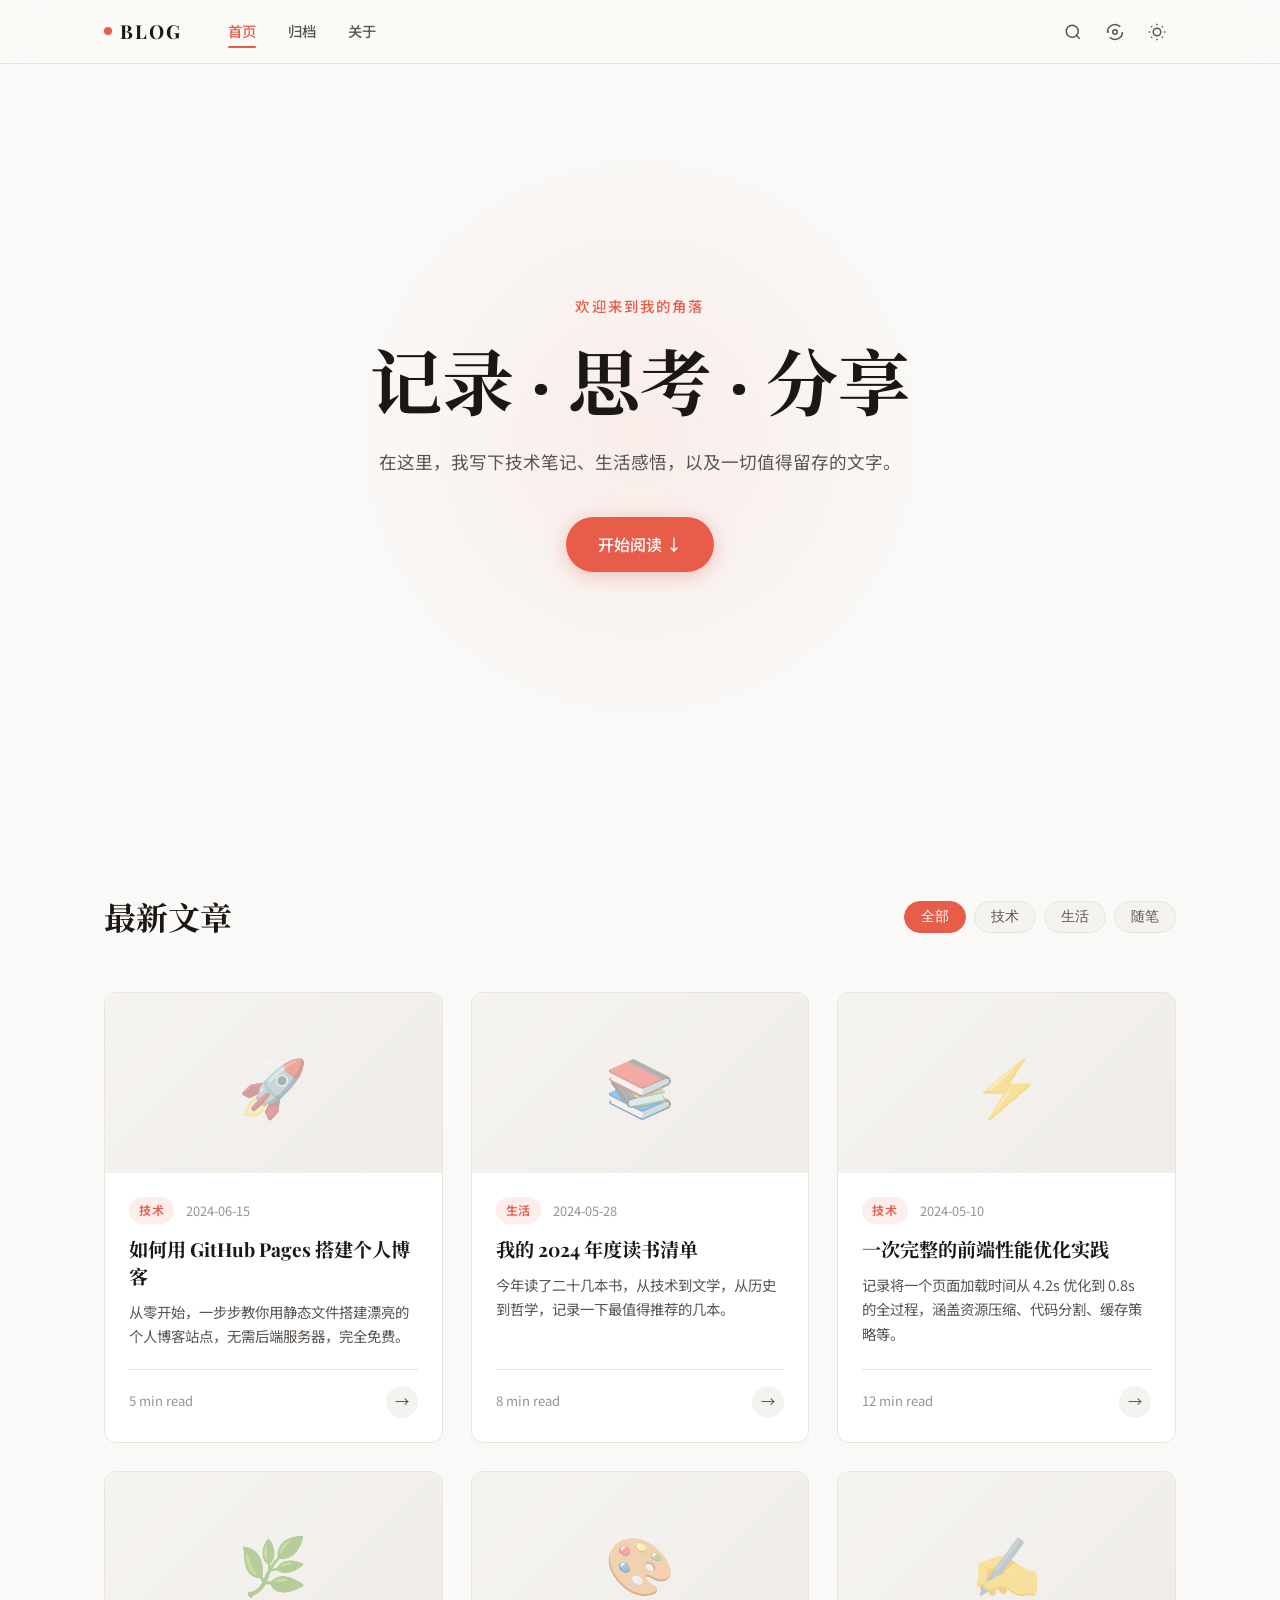
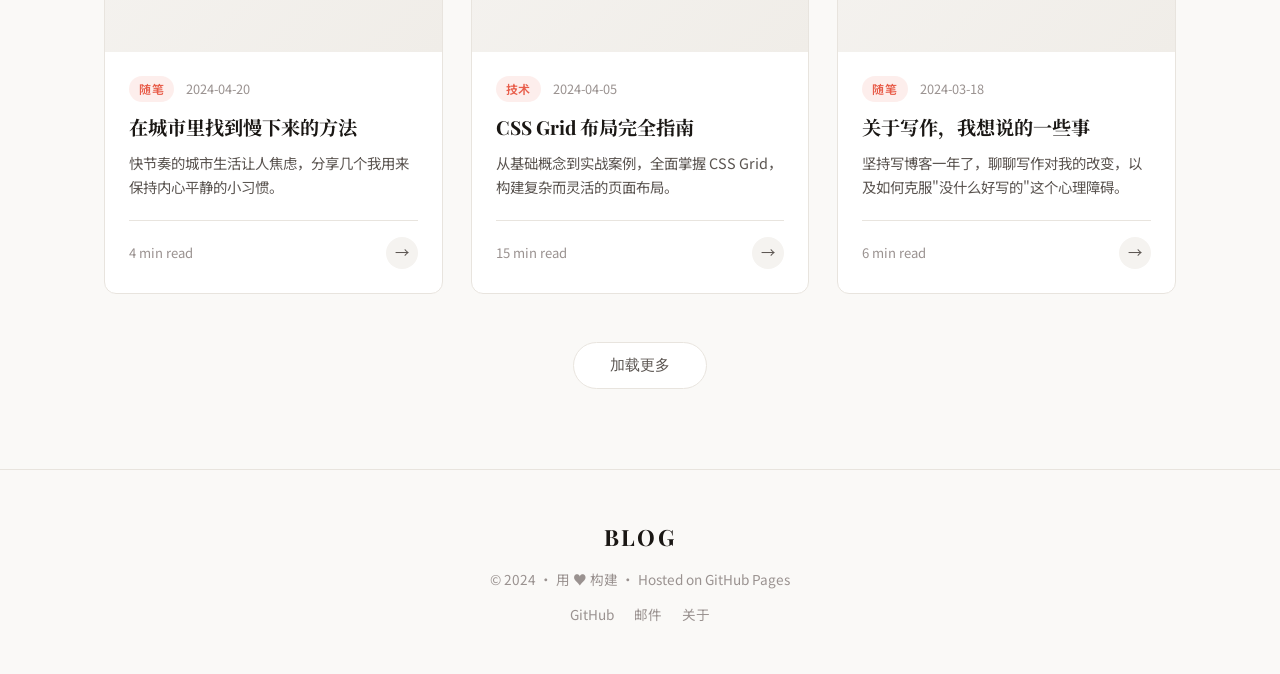
<file: index.html>
<!DOCTYPE html>
<html lang="zh-CN" data-theme="light">
<head>
  <meta charset="UTF-8" />
  <meta name="viewport" content="width=device-width, initial-scale=1.0" />
  <title>我的博客 · My Blog</title>
  <link rel="stylesheet" href="assets/css/main.css" />
  <link rel="stylesheet" href="assets/css/animations.css" />
  <link rel="preconnect" href="https://fonts.googleapis.com" />
  <link href="https://fonts.googleapis.com/css2?family=Noto+Serif+SC:wght@400;600;700&family=Noto+Sans+SC:wght@300;400;500&family=Playfair+Display:ital,wght@0,700;1,400&display=swap" rel="stylesheet" />
</head>
<body>

  <!-- 点击粒子特效 canvas -->
  <canvas id="click-canvas"></canvas>

  <!-- 自定义背景 -->
  <div class="bg-layer" id="bgLayer"></div>

  <!-- ========== 导航栏 ========== -->
  <header class="navbar" id="navbar">
    <div class="nav-inner">
      <a class="nav-logo" href="index.html">
        <span class="logo-dot"></span>
        <span class="logo-text">BLOG</span>
      </a>
      <nav class="nav-links">
        <a href="index.html" class="nav-link active">首页</a>
        <a href="archive.html" class="nav-link">归档</a>
        <a href="about.html" class="nav-link">关于</a>
      </nav>
      <div class="nav-actions">
        <!-- 搜索 -->
        <button class="icon-btn" id="searchBtn" title="搜索">
          <svg viewBox="0 0 24 24" fill="none" stroke="currentColor" stroke-width="2"><circle cx="11" cy="11" r="8"/><line x1="21" y1="21" x2="16.65" y2="16.65"/></svg>
        </button>
        <!-- 背景设置 -->
        <button class="icon-btn" id="bgBtn" title="背景设置">
          <svg viewBox="0 0 24 24" fill="none" stroke="currentColor" stroke-width="2"><circle cx="12" cy="12" r="3"/><path d="M19.07 4.93A10 10 0 0 0 2 12h2"/><path d="M21.93 12A10 10 0 0 1 4.93 19.07"/></svg>
        </button>
        <!-- 日夜切换 -->
        <button class="icon-btn theme-toggle" id="themeToggle" title="切换主题">
          <svg class="sun-icon" viewBox="0 0 24 24" fill="none" stroke="currentColor" stroke-width="2"><circle cx="12" cy="12" r="5"/><line x1="12" y1="1" x2="12" y2="3"/><line x1="12" y1="21" x2="12" y2="23"/><line x1="4.22" y1="4.22" x2="5.64" y2="5.64"/><line x1="18.36" y1="18.36" x2="19.78" y2="19.78"/><line x1="1" y1="12" x2="3" y2="12"/><line x1="21" y1="12" x2="23" y2="12"/><line x1="4.22" y1="19.78" x2="5.64" y2="18.36"/><line x1="18.36" y1="5.64" x2="19.78" y2="4.22"/></svg>
          <svg class="moon-icon" viewBox="0 0 24 24" fill="none" stroke="currentColor" stroke-width="2"><path d="M21 12.79A9 9 0 1 1 11.21 3 7 7 0 0 0 21 12.79z"/></svg>
        </button>
        <!-- 汉堡菜单 -->
        <button class="hamburger" id="hamburger">
          <span></span><span></span><span></span>
        </button>
      </div>
    </div>
    <!-- 移动端菜单 -->
    <div class="mobile-menu" id="mobileMenu">
      <a href="index.html">首页</a>
      <a href="archive.html">归档</a>
      <a href="about.html">关于</a>
    </div>
  </header>

  <!-- 搜索覆盖层 -->
  <div class="search-overlay" id="searchOverlay">
    <div class="search-box">
      <input type="text" id="searchInput" placeholder="搜索文章…" autocomplete="off" />
      <button id="searchClose">✕</button>
    </div>
    <div class="search-results" id="searchResults"></div>
  </div>

  <!-- 背景设置面板 -->
  <div class="bg-panel" id="bgPanel">
    <h3>背景设置</h3>
    <div class="bg-options">
      <button class="bg-opt" data-bg="default" title="默认">默认</button>
      <button class="bg-opt" data-bg="aurora" title="极光">极光</button>
      <button class="bg-opt" data-bg="dots" title="点阵">点阵</button>
      <button class="bg-opt" data-bg="waves" title="波浪">波浪</button>
      <button class="bg-opt" data-bg="geo" title="几何">几何</button>
    </div>
    <div class="color-picker-row">
      <label>强调色</label>
      <input type="color" id="accentColor" value="#e85d4a" />
    </div>
  </div>

  <!-- ========== 英雄区 ========== -->
  <section class="hero">
    <div class="hero-content fade-up">
      <p class="hero-sub">欢迎来到我的角落</p>
      <h1 class="hero-title">记录 · 思考 · 分享</h1>
      <p class="hero-desc">在这里，我写下技术笔记、生活感悟，以及一切值得留存的文字。</p>
      <a href="#posts" class="cta-btn ripple-btn">开始阅读 ↓</a>
    </div>
    <div class="hero-deco"></div>
  </section>

  <!-- ========== 文章列表 ========== -->
  <main class="container" id="posts">
    <div class="section-header">
      <h2 class="section-title">最新文章</h2>
      <div class="filter-tags" id="filterTags">
        <button class="tag-btn active" data-tag="all">全部</button>
        <button class="tag-btn" data-tag="技术">技术</button>
        <button class="tag-btn" data-tag="生活">生活</button>
        <button class="tag-btn" data-tag="随笔">随笔</button>
      </div>
    </div>

    <div class="posts-grid" id="postsGrid">
      <!-- 文章卡片由 JS 渲染 -->
    </div>

    <div class="load-more-wrap">
      <button class="load-more ripple-btn" id="loadMore">加载更多</button>
    </div>
  </main>

  <!-- ========== 页脚 ========== -->
  <footer class="site-footer">
    <div class="footer-inner">
      <p class="footer-logo">BLOG</p>
      <p class="footer-copy">© 2024 · 用 ♥ 构建 · Hosted on GitHub Pages</p>
      <div class="footer-links">
        <a href="https://github.com" target="_blank">GitHub</a>
        <a href="mailto:you@example.com">邮件</a>
        <a href="about.html">关于</a>
      </div>
    </div>
  </footer>

  <!-- 回顶部 -->
  <button class="back-top" id="backTop" title="回到顶部">↑</button>

  <script src="assets/js/data.js"></script>
  <script src="assets/js/main.js"></script>
</body>
</html>
</file>
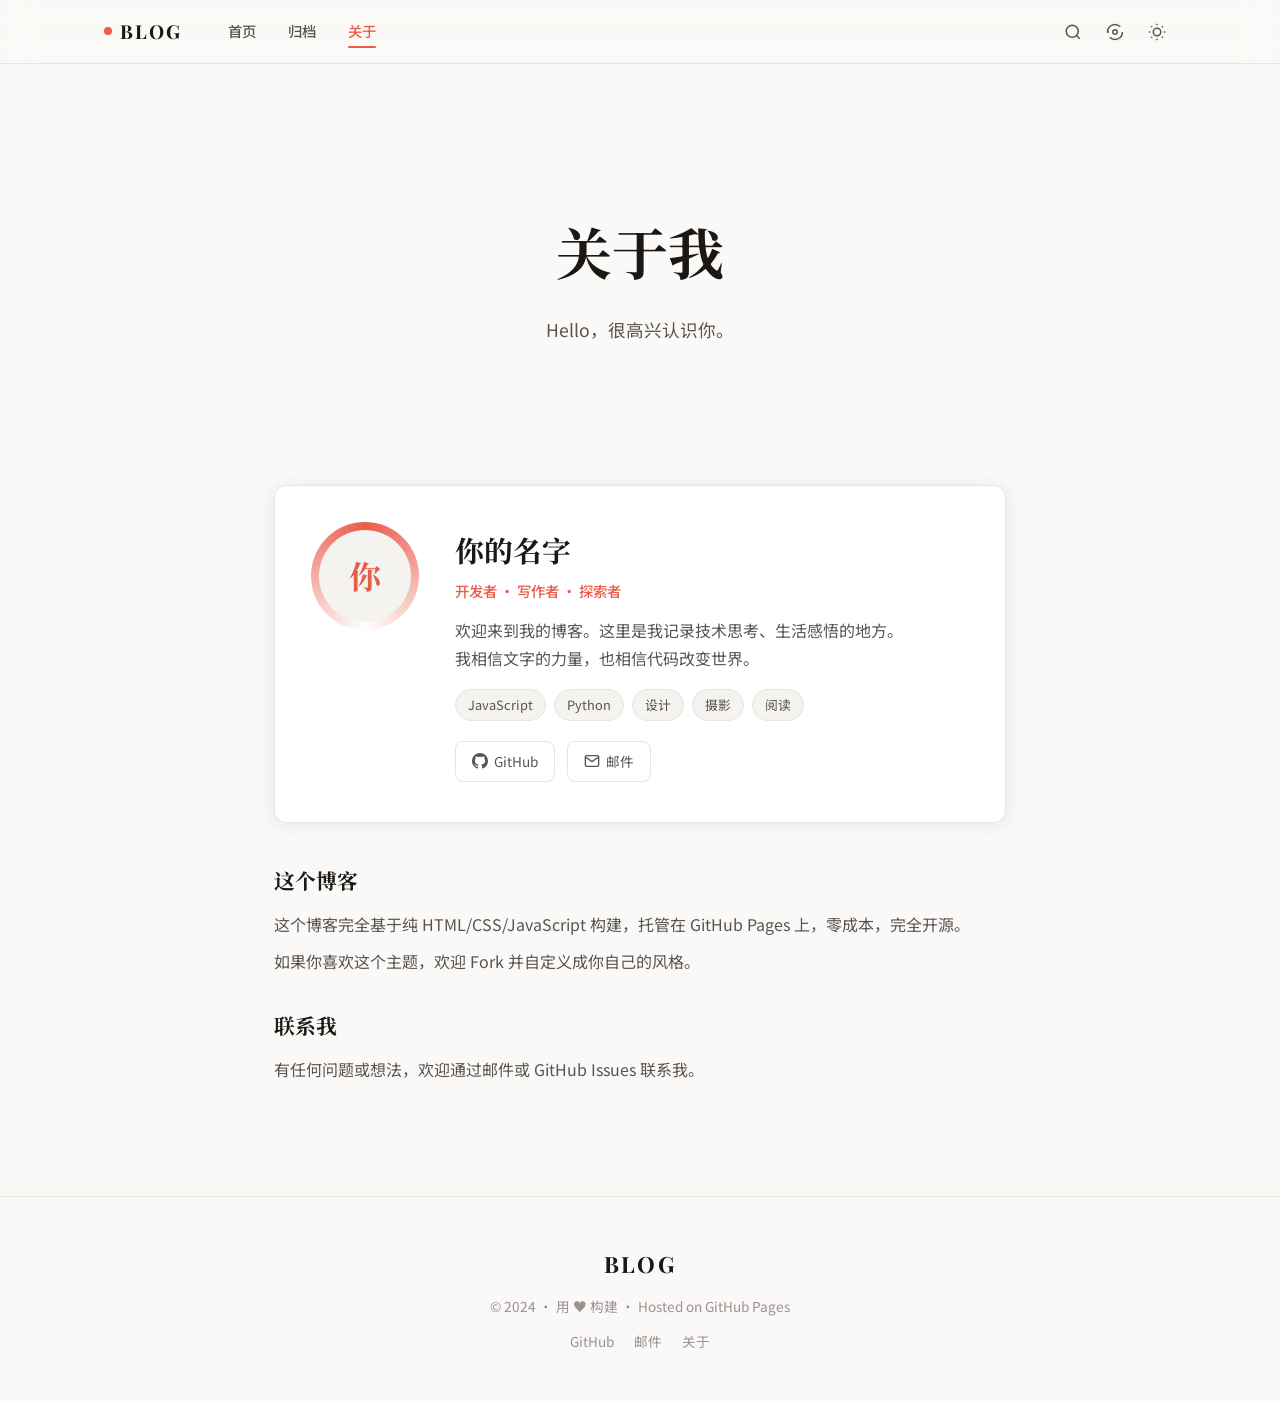
<file: about.html>
<!DOCTYPE html>
<html lang="zh-CN" data-theme="light">
<head>
  <meta charset="UTF-8" />
  <meta name="viewport" content="width=device-width, initial-scale=1.0" />
  <title>关于 · 我的博客</title>
  <link rel="stylesheet" href="assets/css/main.css" />
  <link rel="stylesheet" href="assets/css/animations.css" />
  <link rel="preconnect" href="https://fonts.googleapis.com" />
  <link href="https://fonts.googleapis.com/css2?family=Noto+Serif+SC:wght@400;600;700&family=Noto+Sans+SC:wght@300;400;500&family=Playfair+Display:ital,wght@0,700;1,400&display=swap" rel="stylesheet" />
</head>
<body>

  <canvas id="click-canvas"></canvas>
  <div class="bg-layer" id="bgLayer"></div>

  <header class="navbar" id="navbar">
    <div class="nav-inner">
      <a class="nav-logo" href="index.html"><span class="logo-dot"></span><span class="logo-text">BLOG</span></a>
      <nav class="nav-links">
        <a href="index.html" class="nav-link">首页</a>
        <a href="archive.html" class="nav-link">归档</a>
        <a href="about.html" class="nav-link active">关于</a>
      </nav>
      <div class="nav-actions">
        <button class="icon-btn" id="searchBtn" title="搜索"><svg viewBox="0 0 24 24" fill="none" stroke="currentColor" stroke-width="2"><circle cx="11" cy="11" r="8"/><line x1="21" y1="21" x2="16.65" y2="16.65"/></svg></button>
        <button class="icon-btn" id="bgBtn" title="背景设置"><svg viewBox="0 0 24 24" fill="none" stroke="currentColor" stroke-width="2"><circle cx="12" cy="12" r="3"/><path d="M19.07 4.93A10 10 0 0 0 2 12h2"/><path d="M21.93 12A10 10 0 0 1 4.93 19.07"/></svg></button>
        <button class="icon-btn theme-toggle" id="themeToggle" title="切换主题">
          <svg class="sun-icon" viewBox="0 0 24 24" fill="none" stroke="currentColor" stroke-width="2"><circle cx="12" cy="12" r="5"/><line x1="12" y1="1" x2="12" y2="3"/><line x1="12" y1="21" x2="12" y2="23"/><line x1="4.22" y1="4.22" x2="5.64" y2="5.64"/><line x1="18.36" y1="18.36" x2="19.78" y2="19.78"/><line x1="1" y1="12" x2="3" y2="12"/><line x1="21" y1="12" x2="23" y2="12"/><line x1="4.22" y1="19.78" x2="5.64" y2="18.36"/><line x1="18.36" y1="5.64" x2="19.78" y2="4.22"/></svg>
          <svg class="moon-icon" viewBox="0 0 24 24" fill="none" stroke="currentColor" stroke-width="2"><path d="M21 12.79A9 9 0 1 1 11.21 3 7 7 0 0 0 21 12.79z"/></svg>
        </button>
        <button class="hamburger" id="hamburger"><span></span><span></span><span></span></button>
      </div>
    </div>
    <div class="mobile-menu" id="mobileMenu">
      <a href="index.html">首页</a><a href="archive.html">归档</a><a href="about.html">关于</a>
    </div>
  </header>

  <div class="search-overlay" id="searchOverlay">
    <div class="search-box">
      <input type="text" id="searchInput" placeholder="搜索文章…" autocomplete="off" />
      <button id="searchClose">✕</button>
    </div>
    <div class="search-results" id="searchResults"></div>
  </div>

  <div class="bg-panel" id="bgPanel">
    <h3>背景设置</h3>
    <div class="bg-options">
      <button class="bg-opt" data-bg="default">默认</button>
      <button class="bg-opt" data-bg="aurora">极光</button>
      <button class="bg-opt" data-bg="dots">点阵</button>
      <button class="bg-opt" data-bg="waves">波浪</button>
      <button class="bg-opt" data-bg="geo">几何</button>
    </div>
    <div class="color-picker-row">
      <label>强调色</label>
      <input type="color" id="accentColor" value="#e85d4a" />
    </div>
  </div>

  <section class="page-hero">
    <div class="container fade-up">
      <h1 class="page-title">关于我</h1>
      <p class="page-desc">Hello，很高兴认识你。</p>
    </div>
  </section>

  <main class="container about-main fade-up">
    <div class="about-card">
      <div class="about-avatar">
        <div class="avatar-ring"></div>
        <div class="avatar-placeholder">你</div>
      </div>
      <div class="about-info">
        <h2>你的名字</h2>
        <p class="about-role">开发者 · 写作者 · 探索者</p>
        <p class="about-bio">
          欢迎来到我的博客。这里是我记录技术思考、生活感悟的地方。<br/>
          我相信文字的力量，也相信代码改变世界。
        </p>
        <div class="about-tags">
          <span>JavaScript</span><span>Python</span><span>设计</span><span>摄影</span><span>阅读</span>
        </div>
        <div class="about-links">
          <a href="https://github.com" target="_blank" class="about-link">
            <svg viewBox="0 0 24 24" fill="currentColor"><path d="M12 0C5.374 0 0 5.373 0 12c0 5.302 3.438 9.8 8.207 11.387.599.111.793-.261.793-.577v-2.234c-3.338.726-4.033-1.416-4.033-1.416-.546-1.387-1.333-1.756-1.333-1.756-1.089-.745.083-.729.083-.729 1.205.084 1.839 1.237 1.839 1.237 1.07 1.834 2.807 1.304 3.492.997.107-.775.418-1.305.762-1.604-2.665-.305-5.467-1.334-5.467-5.931 0-1.311.469-2.381 1.236-3.221-.124-.303-.535-1.524.117-3.176 0 0 1.008-.322 3.301 1.23A11.509 11.509 0 0 1 12 5.803c1.02.005 2.047.138 3.006.404 2.291-1.552 3.297-1.23 3.297-1.23.653 1.653.242 2.874.118 3.176.77.84 1.235 1.911 1.235 3.221 0 4.609-2.807 5.624-5.479 5.921.43.372.823 1.102.823 2.222v3.293c0 .319.192.694.801.576C20.566 21.797 24 17.3 24 12c0-6.627-5.373-12-12-12z"/></svg>
            GitHub
          </a>
          <a href="mailto:you@example.com" class="about-link">
            <svg viewBox="0 0 24 24" fill="none" stroke="currentColor" stroke-width="2"><path d="M4 4h16c1.1 0 2 .9 2 2v12c0 1.1-.9 2-2 2H4c-1.1 0-2-.9-2-2V6c0-1.1.9-2 2-2z"/><polyline points="22,6 12,13 2,6"/></svg>
            邮件
          </a>
        </div>
      </div>
    </div>

    <div class="about-section">
      <h3>这个博客</h3>
      <p>这个博客完全基于纯 HTML/CSS/JavaScript 构建，托管在 GitHub Pages 上，零成本，完全开源。</p>
      <p>如果你喜欢这个主题，欢迎 Fork 并自定义成你自己的风格。</p>
    </div>

    <div class="about-section">
      <h3>联系我</h3>
      <p>有任何问题或想法，欢迎通过邮件或 GitHub Issues 联系我。</p>
    </div>
  </main>

  <footer class="site-footer">
    <div class="footer-inner">
      <p class="footer-logo">BLOG</p>
      <p class="footer-copy">© 2024 · 用 ♥ 构建 · Hosted on GitHub Pages</p>
      <div class="footer-links">
        <a href="https://github.com" target="_blank">GitHub</a>
        <a href="mailto:you@example.com">邮件</a>
        <a href="about.html">关于</a>
      </div>
    </div>
  </footer>

  <button class="back-top" id="backTop" title="回到顶部">↑</button>

  <script src="assets/js/data.js"></script>
  <script src="assets/js/main.js"></script>
</body>
</html>
</file>
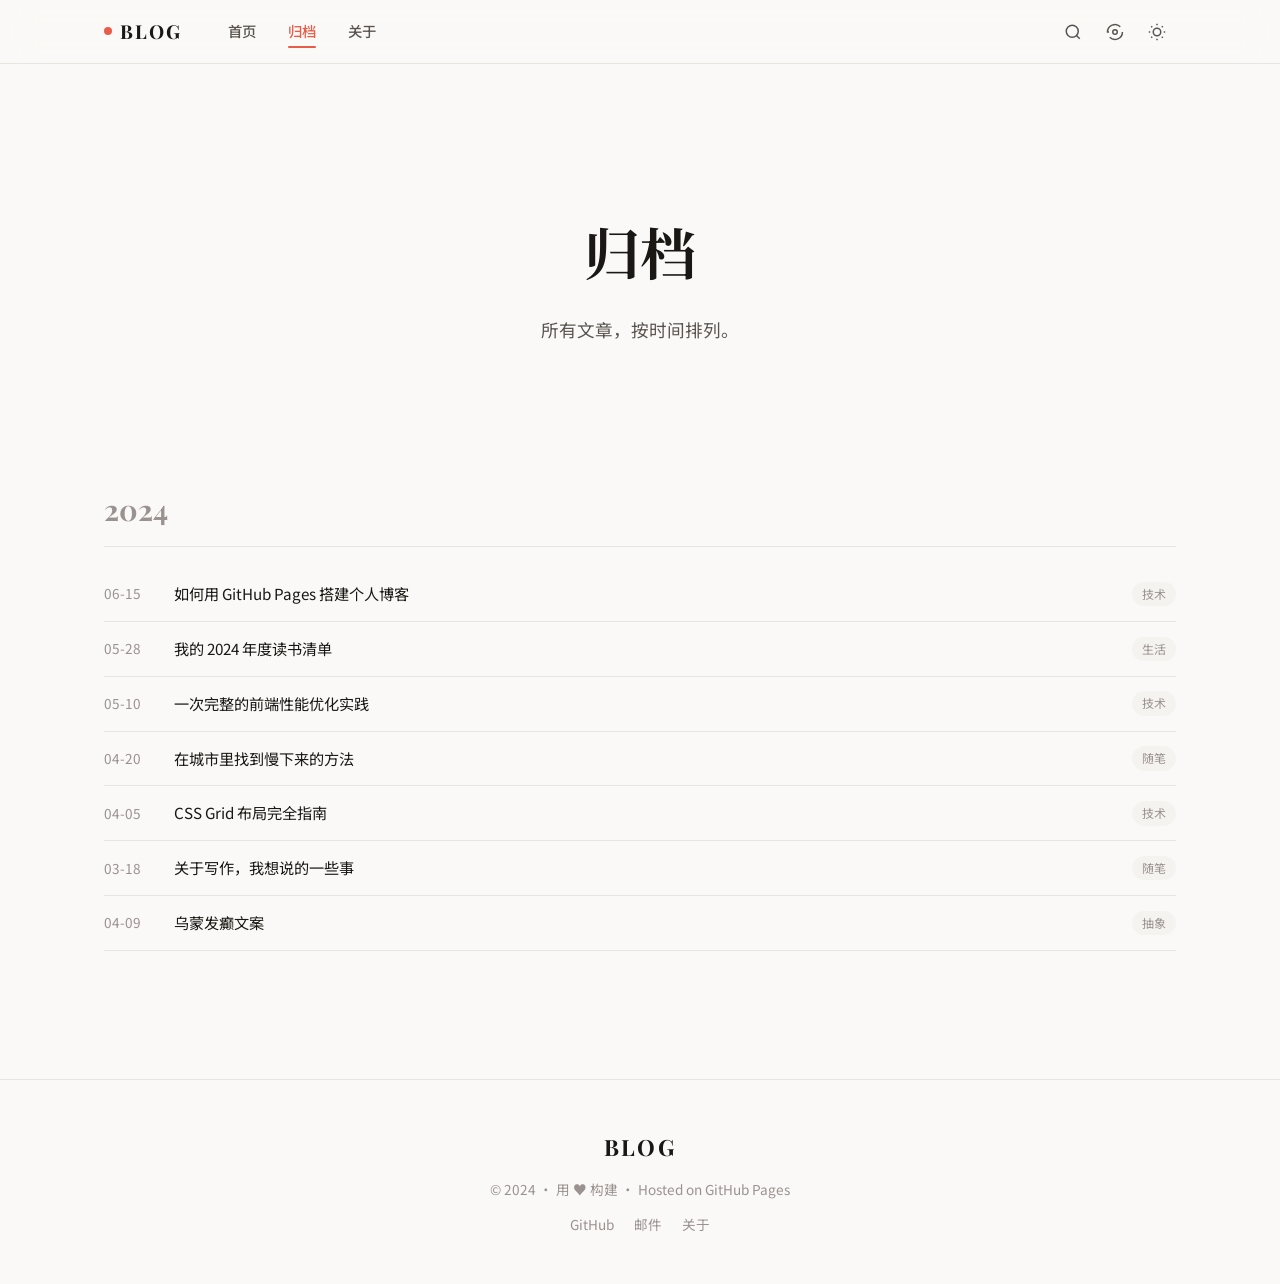
<file: archive.html>
<!DOCTYPE html>
<html lang="zh-CN" data-theme="light">
<head>
  <meta charset="UTF-8" />
  <meta name="viewport" content="width=device-width, initial-scale=1.0" />
  <title>归档 · 我的博客</title>
  <link rel="stylesheet" href="assets/css/main.css" />
  <link rel="stylesheet" href="assets/css/animations.css" />
  <link rel="preconnect" href="https://fonts.googleapis.com" />
  <link href="https://fonts.googleapis.com/css2?family=Noto+Serif+SC:wght@400;600;700&family=Noto+Sans+SC:wght@300;400;500&family=Playfair+Display:ital,wght@0,700;1,400&display=swap" rel="stylesheet" />
</head>
<body>

  <canvas id="click-canvas"></canvas>
  <div class="bg-layer" id="bgLayer"></div>

  <header class="navbar" id="navbar">
    <div class="nav-inner">
      <a class="nav-logo" href="index.html"><span class="logo-dot"></span><span class="logo-text">BLOG</span></a>
      <nav class="nav-links">
        <a href="index.html" class="nav-link">首页</a>
        <a href="archive.html" class="nav-link active">归档</a>
        <a href="about.html" class="nav-link">关于</a>
      </nav>
      <div class="nav-actions">
        <button class="icon-btn" id="searchBtn" title="搜索"><svg viewBox="0 0 24 24" fill="none" stroke="currentColor" stroke-width="2"><circle cx="11" cy="11" r="8"/><line x1="21" y1="21" x2="16.65" y2="16.65"/></svg></button>
        <button class="icon-btn" id="bgBtn" title="背景设置"><svg viewBox="0 0 24 24" fill="none" stroke="currentColor" stroke-width="2"><circle cx="12" cy="12" r="3"/><path d="M19.07 4.93A10 10 0 0 0 2 12h2"/><path d="M21.93 12A10 10 0 0 1 4.93 19.07"/></svg></button>
        <button class="icon-btn theme-toggle" id="themeToggle" title="切换主题">
          <svg class="sun-icon" viewBox="0 0 24 24" fill="none" stroke="currentColor" stroke-width="2"><circle cx="12" cy="12" r="5"/><line x1="12" y1="1" x2="12" y2="3"/><line x1="12" y1="21" x2="12" y2="23"/><line x1="4.22" y1="4.22" x2="5.64" y2="5.64"/><line x1="18.36" y1="18.36" x2="19.78" y2="19.78"/><line x1="1" y1="12" x2="3" y2="12"/><line x1="21" y1="12" x2="23" y2="12"/><line x1="4.22" y1="19.78" x2="5.64" y2="18.36"/><line x1="18.36" y1="5.64" x2="19.78" y2="4.22"/></svg>
          <svg class="moon-icon" viewBox="0 0 24 24" fill="none" stroke="currentColor" stroke-width="2"><path d="M21 12.79A9 9 0 1 1 11.21 3 7 7 0 0 0 21 12.79z"/></svg>
        </button>
        <button class="hamburger" id="hamburger"><span></span><span></span><span></span></button>
      </div>
    </div>
    <div class="mobile-menu" id="mobileMenu">
      <a href="index.html">首页</a><a href="archive.html">归档</a><a href="about.html">关于</a>
    </div>
  </header>

  <div class="search-overlay" id="searchOverlay">
    <div class="search-box">
      <input type="text" id="searchInput" placeholder="搜索文章…" autocomplete="off" />
      <button id="searchClose">✕</button>
    </div>
    <div class="search-results" id="searchResults"></div>
  </div>

  <div class="bg-panel" id="bgPanel">
    <h3>背景设置</h3>
    <div class="bg-options">
      <button class="bg-opt" data-bg="default">默认</button>
      <button class="bg-opt" data-bg="aurora">极光</button>
      <button class="bg-opt" data-bg="dots">点阵</button>
      <button class="bg-opt" data-bg="waves">波浪</button>
      <button class="bg-opt" data-bg="geo">几何</button>
    </div>
    <div class="color-picker-row">
      <label>强调色</label>
      <input type="color" id="accentColor" value="#e85d4a" />
    </div>
  </div>

  <section class="page-hero">
    <div class="container fade-up">
      <h1 class="page-title">归档</h1>
      <p class="page-desc">所有文章，按时间排列。</p>
    </div>
  </section>

  <main class="container archive-main">
    <div id="archiveList"></div>
  </main>

  <footer class="site-footer">
    <div class="footer-inner">
      <p class="footer-logo">BLOG</p>
      <p class="footer-copy">© 2024 · 用 ♥ 构建 · Hosted on GitHub Pages</p>
      <div class="footer-links">
        <a href="https://github.com" target="_blank">GitHub</a>
        <a href="mailto:you@example.com">邮件</a>
        <a href="about.html">关于</a>
      </div>
    </div>
  </footer>

  <button class="back-top" id="backTop" title="回到顶部">↑</button>

  <script src="assets/js/data.js"></script>
  <script src="assets/js/main.js"></script>
  <script>
    // 归档页逻辑
    document.addEventListener('DOMContentLoaded', () => {
      const list = document.getElementById('archiveList');
      const grouped = {};
      POSTS.forEach(p => {
        const y = p.date.slice(0, 4);
        if (!grouped[y]) grouped[y] = [];
        grouped[y].push(p);
      });
      const years = Object.keys(grouped).sort((a, b) => b - a);
      years.forEach(y => {
        const section = document.createElement('div');
        section.className = 'archive-year fade-up';
        section.innerHTML = `<h2 class="archive-year-label">${y}</h2>`;
        const ul = document.createElement('ul');
        ul.className = 'archive-items';
        grouped[y].forEach(p => {
          ul.innerHTML += `
            <li class="archive-item">
              <span class="archive-date">${p.date.slice(5)}</span>
              <a href="post.html?id=${p.id}" class="archive-link">${p.title}</a>
              <span class="archive-tag">${p.tag}</span>
            </li>`;
        });
        section.appendChild(ul);
        list.appendChild(section);
      });
      // 触发动画
      setTimeout(() => {
        document.querySelectorAll('.fade-up').forEach((el, i) => {
          el.style.animationDelay = i * 0.05 + 's';
          el.classList.add('visible');
        });
      }, 100);
    });
  </script>
</body>
</html>
</file>
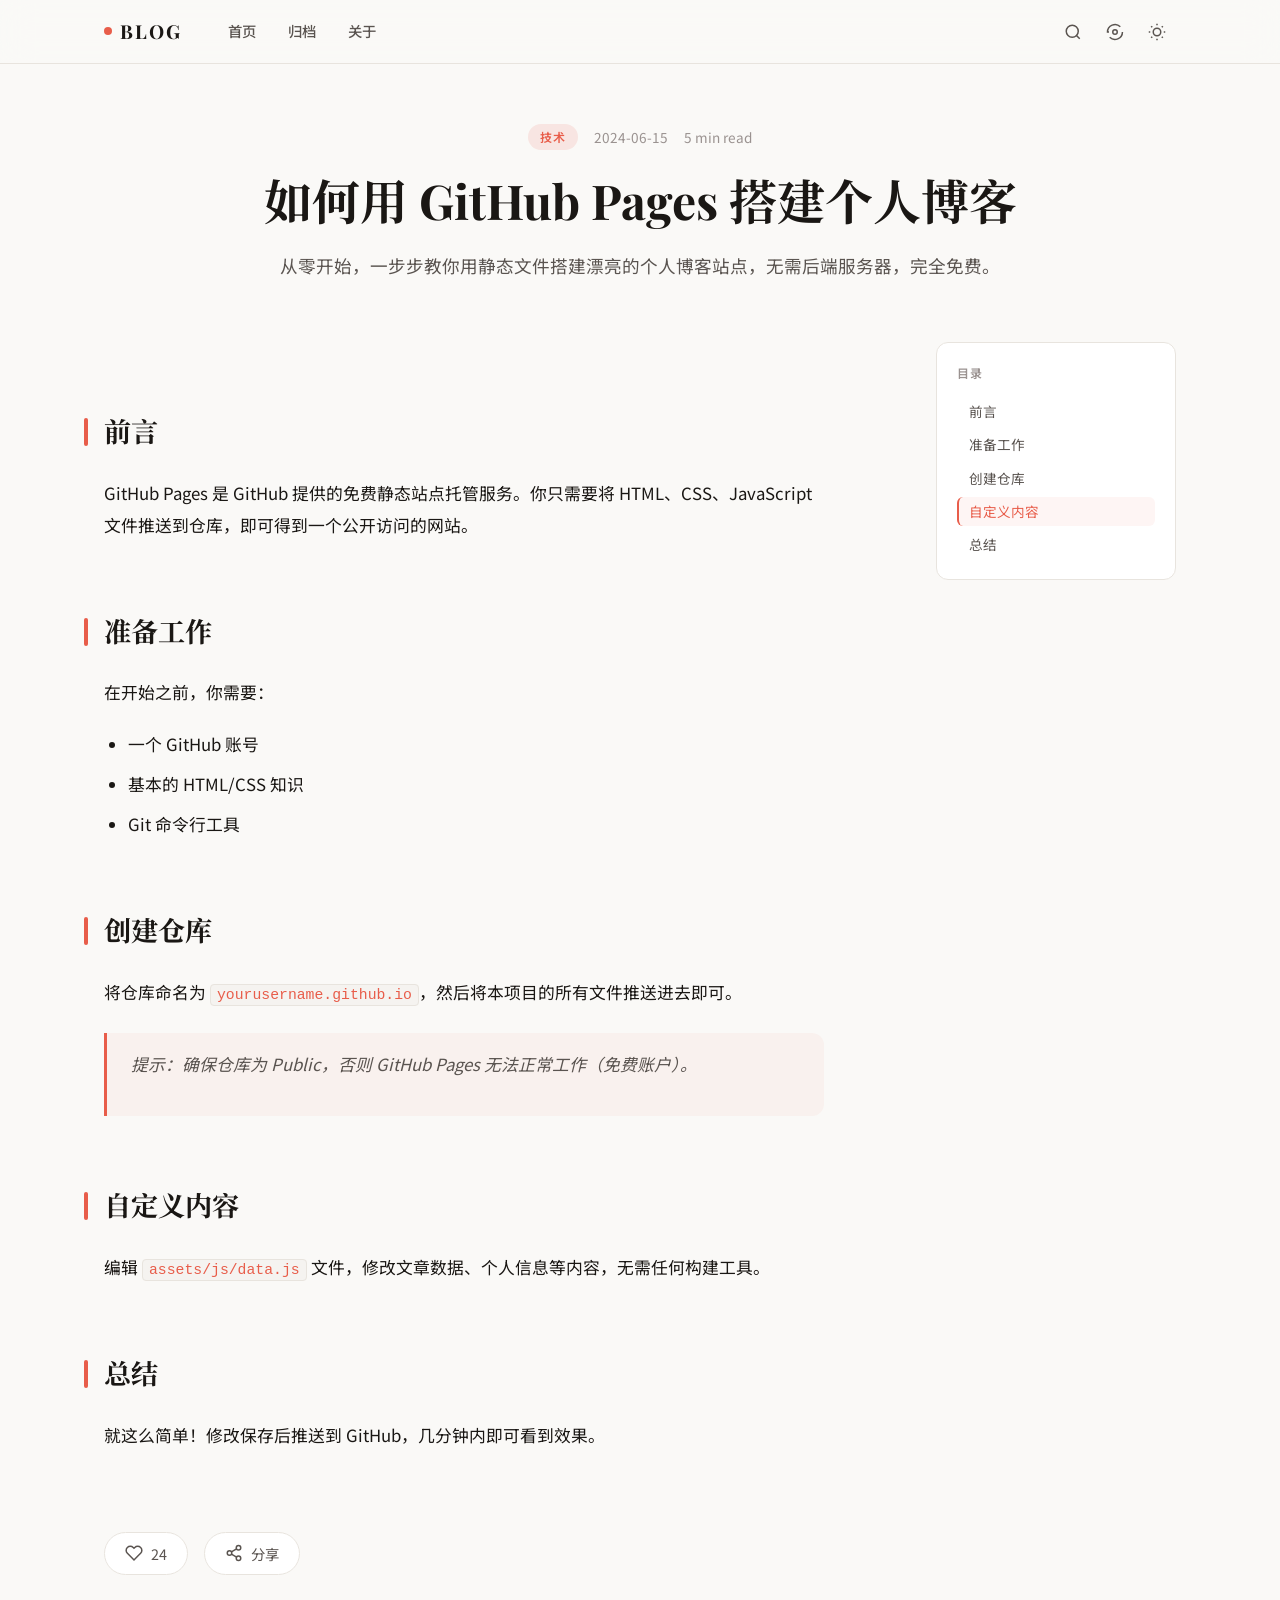
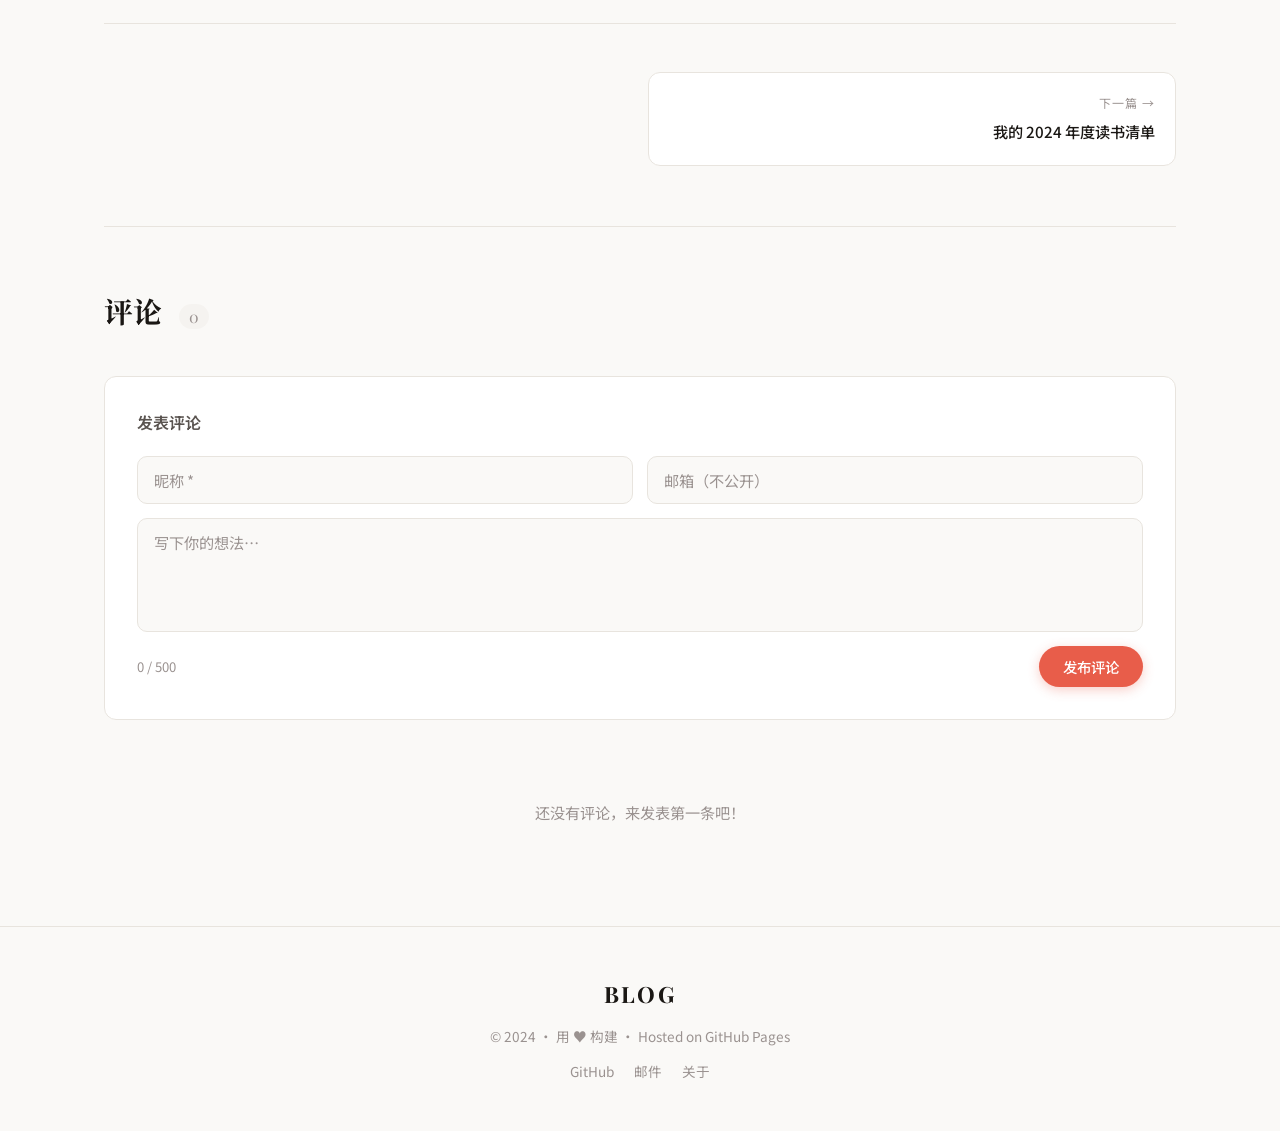
<file: post.html>
<!DOCTYPE html>
<html lang="zh-CN" data-theme="light">
<head>
  <meta charset="UTF-8" />
  <meta name="viewport" content="width=device-width, initial-scale=1.0" />
  <title>文章标题 · 我的博客</title>
  <link rel="stylesheet" href="assets/css/main.css" />
  <link rel="stylesheet" href="assets/css/post.css" />
  <link rel="stylesheet" href="assets/css/animations.css" />
  <link rel="preconnect" href="https://fonts.googleapis.com" />
  <link href="https://fonts.googleapis.com/css2?family=Noto+Serif+SC:wght@400;600;700&family=Noto+Sans+SC:wght@300;400;500&family=Playfair+Display:ital,wght@0,700;1,400&display=swap" rel="stylesheet" />
</head>
<body>

  <canvas id="click-canvas"></canvas>
  <div class="bg-layer" id="bgLayer"></div>

  <!-- 导航栏 -->
  <header class="navbar" id="navbar">
    <div class="nav-inner">
      <a class="nav-logo" href="index.html">
        <span class="logo-dot"></span>
        <span class="logo-text">BLOG</span>
      </a>
      <nav class="nav-links">
        <a href="index.html" class="nav-link">首页</a>
        <a href="archive.html" class="nav-link">归档</a>
        <a href="about.html" class="nav-link">关于</a>
      </nav>
      <div class="nav-actions">
        <button class="icon-btn" id="searchBtn" title="搜索">
          <svg viewBox="0 0 24 24" fill="none" stroke="currentColor" stroke-width="2"><circle cx="11" cy="11" r="8"/><line x1="21" y1="21" x2="16.65" y2="16.65"/></svg>
        </button>
        <button class="icon-btn" id="bgBtn" title="背景设置">
          <svg viewBox="0 0 24 24" fill="none" stroke="currentColor" stroke-width="2"><circle cx="12" cy="12" r="3"/><path d="M19.07 4.93A10 10 0 0 0 2 12h2"/><path d="M21.93 12A10 10 0 0 1 4.93 19.07"/></svg>
        </button>
        <button class="icon-btn theme-toggle" id="themeToggle" title="切换主题">
          <svg class="sun-icon" viewBox="0 0 24 24" fill="none" stroke="currentColor" stroke-width="2"><circle cx="12" cy="12" r="5"/><line x1="12" y1="1" x2="12" y2="3"/><line x1="12" y1="21" x2="12" y2="23"/><line x1="4.22" y1="4.22" x2="5.64" y2="5.64"/><line x1="18.36" y1="18.36" x2="19.78" y2="19.78"/><line x1="1" y1="12" x2="3" y2="12"/><line x1="21" y1="12" x2="23" y2="12"/><line x1="4.22" y1="19.78" x2="5.64" y2="18.36"/><line x1="18.36" y1="5.64" x2="19.78" y2="4.22"/></svg>
          <svg class="moon-icon" viewBox="0 0 24 24" fill="none" stroke="currentColor" stroke-width="2"><path d="M21 12.79A9 9 0 1 1 11.21 3 7 7 0 0 0 21 12.79z"/></svg>
        </button>
        <button class="hamburger" id="hamburger"><span></span><span></span><span></span></button>
      </div>
    </div>
    <div class="mobile-menu" id="mobileMenu">
      <a href="index.html">首页</a>
      <a href="archive.html">归档</a>
      <a href="about.html">关于</a>
    </div>
  </header>

  <!-- 搜索 -->
  <div class="search-overlay" id="searchOverlay">
    <div class="search-box">
      <input type="text" id="searchInput" placeholder="搜索文章…" autocomplete="off" />
      <button id="searchClose">✕</button>
    </div>
    <div class="search-results" id="searchResults"></div>
  </div>

  <!-- 背景设置 -->
  <div class="bg-panel" id="bgPanel">
    <h3>背景设置</h3>
    <div class="bg-options">
      <button class="bg-opt" data-bg="default">默认</button>
      <button class="bg-opt" data-bg="aurora">极光</button>
      <button class="bg-opt" data-bg="dots">点阵</button>
      <button class="bg-opt" data-bg="waves">波浪</button>
      <button class="bg-opt" data-bg="geo">几何</button>
    </div>
    <div class="color-picker-row">
      <label>强调色</label>
      <input type="color" id="accentColor" value="#e85d4a" />
    </div>
  </div>

  <!-- 阅读进度条 -->
  <div class="read-progress" id="readProgress"></div>

  <!-- 文章主体 -->
  <article class="post-page" id="postContent">
    <div class="post-hero fade-up">
      <div class="post-meta-top">
        <span class="post-cat" id="postCat">技术</span>
        <span class="post-date" id="postDate">2024-06-01</span>
        <span class="read-time" id="readTime">5 min read</span>
      </div>
      <h1 class="post-title" id="postTitle">如何用 GitHub Pages 搭建个人博客</h1>
      <p class="post-summary" id="postSummary">从零开始，一步步教你用静态文件搭建漂亮的个人博客站点，无需后端服务器。</p>
    </div>

    <div class="post-layout">
      <!-- 文章内容 -->
      <div class="post-body" id="postBody">
        <!-- 由 JS 注入或直接写 HTML -->
        <h2>前言</h2>
        <p>GitHub Pages 是 GitHub 提供的免费静态站点托管服务。你只需要将 HTML、CSS、JavaScript 文件推送到仓库，即可得到一个公开访问的网站。</p>

        <h2>准备工作</h2>
        <p>在开始之前，你需要：</p>
        <ul>
          <li>一个 GitHub 账号</li>
          <li>基本的 HTML/CSS 知识</li>
          <li>Git 命令行工具</li>
        </ul>

        <h2>创建仓库</h2>
        <p>将仓库命名为 <code>yourusername.github.io</code>，然后将本项目的所有文件推送进去即可。</p>

        <blockquote>
          <p>提示：确保仓库为 Public，否则 GitHub Pages 无法正常工作（免费账户）。</p>
        </blockquote>

        <h2>自定义内容</h2>
        <p>编辑 <code>assets/js/data.js</code> 文件，修改文章数据、个人信息等内容，无需任何构建工具。</p>

        <pre><code>// 示例：添加一篇文章
{
  id: 1,
  title: "我的第一篇博客",
  summary: "这是摘要…",
  tag: "生活",
  date: "2024-06-01"
}</code></pre>

        <p>就这么简单！修改保存后推送到 GitHub，几分钟内即可看到效果。</p>
      </div>

      <!-- 目录侧栏 -->
      <aside class="toc-sidebar" id="tocSidebar">
        <div class="toc-inner">
          <p class="toc-title">目录</p>
          <nav id="tocNav"></nav>
        </div>
      </aside>
    </div>

    <!-- 点赞 & 分享 -->
    <div class="post-actions">
      <button class="like-btn ripple-btn" id="likeBtn">
        <svg viewBox="0 0 24 24" fill="none" stroke="currentColor" stroke-width="2"><path d="M20.84 4.61a5.5 5.5 0 0 0-7.78 0L12 5.67l-1.06-1.06a5.5 5.5 0 0 0-7.78 7.78l1.06 1.06L12 21.23l7.78-7.78 1.06-1.06a5.5 5.5 0 0 0 0-7.78z"/></svg>
        <span id="likeCount">24</span>
      </button>
      <button class="share-btn ripple-btn" onclick="navigator.clipboard.writeText(location.href).then(()=>showToast('链接已复制！'))">
        <svg viewBox="0 0 24 24" fill="none" stroke="currentColor" stroke-width="2"><circle cx="18" cy="5" r="3"/><circle cx="6" cy="12" r="3"/><circle cx="18" cy="19" r="3"/><line x1="8.59" y1="13.51" x2="15.42" y2="17.49"/><line x1="15.41" y1="6.51" x2="8.59" y2="10.49"/></svg>
        分享
      </button>
    </div>

    <!-- 上一篇 / 下一篇 -->
    <div class="post-nav" id="postNav"></div>

    <!-- ========== 评论区 ========== -->
    <section class="comments-section" id="comments">
      <h2 class="comments-title">评论 <span id="commentCount">0</span></h2>

      <div class="comment-form-wrap">
        <h3>发表评论</h3>
        <div class="comment-form">
          <div class="form-row">
            <input type="text" id="cName" placeholder="昵称 *" maxlength="20" />
            <input type="email" id="cEmail" placeholder="邮箱（不公开）" />
          </div>
          <textarea id="cContent" placeholder="写下你的想法…" maxlength="500" rows="4"></textarea>
          <div class="form-footer">
            <span class="char-count" id="charCount">0 / 500</span>
            <button class="submit-btn ripple-btn" id="submitComment">发布评论</button>
          </div>
        </div>
      </div>

      <div class="comments-list" id="commentsList"></div>
    </section>
  </article>

  <!-- Toast 提示 -->
  <div class="toast" id="toast"></div>

  <footer class="site-footer">
    <div class="footer-inner">
      <p class="footer-logo">BLOG</p>
      <p class="footer-copy">© 2024 · 用 ♥ 构建 · Hosted on GitHub Pages</p>
      <div class="footer-links">
        <a href="https://github.com" target="_blank">GitHub</a>
        <a href="mailto:you@example.com">邮件</a>
        <a href="about.html">关于</a>
      </div>
    </div>
  </footer>

  <button class="back-top" id="backTop" title="回到顶部">↑</button>

  <script src="assets/js/data.js"></script>
  <script src="assets/js/main.js"></script>
  <script src="assets/js/post.js"></script>
</body>
</html>
</file>
<file: assets/css/main.css>
/* ===================================================
   main.css  —  全站公共样式
   =================================================== */

/* ---------- CSS 变量 ---------- */
:root {
  --accent: #e85d4a;
  --accent-light: #f5a9a1;
  --bg: #faf9f7;
  --bg2: #f0ede8;
  --surface: #ffffff;
  --surface2: #f5f3f0;
  --border: #e8e4de;
  --text: #1a1714;
  --text2: #5a5450;
  --text3: #9a9290;
  --nav-h: 64px;
  --radius: 12px;
  --shadow: 0 2px 20px rgba(0,0,0,0.08);
  --shadow-lg: 0 8px 40px rgba(0,0,0,0.12);
  --font-serif: 'Playfair Display', 'Noto Serif SC', serif;
  --font-sans: 'Noto Sans SC', sans-serif;
  --transition: 0.3s cubic-bezier(0.4, 0, 0.2, 1);
}

[data-theme="dark"] {
  --bg: #0f0e0d;
  --bg2: #1a1917;
  --surface: #1e1d1b;
  --surface2: #252320;
  --border: #2e2c29;
  --text: #f0ede8;
  --text2: #a09890;
  --text3: #605850;
  --shadow: 0 2px 20px rgba(0,0,0,0.4);
  --shadow-lg: 0 8px 40px rgba(0,0,0,0.5);
}

/* ---------- 重置 ---------- */
*, *::before, *::after { box-sizing: border-box; margin: 0; padding: 0; }
html { scroll-behavior: smooth; font-size: 16px; }
body {
  font-family: var(--font-sans);
  background: var(--bg);
  color: var(--text);
  line-height: 1.7;
  transition: background var(--transition), color var(--transition);
  overflow-x: hidden;
}
a { color: inherit; text-decoration: none; }
img { max-width: 100%; display: block; }
button { cursor: pointer; border: none; background: none; }

/* ---------- 点击 Canvas ---------- */
#click-canvas {
  position: fixed; inset: 0;
  pointer-events: none;
  z-index: 9999;
}

/* ---------- 背景层 ---------- */
.bg-layer {
  position: fixed; inset: 0;
  pointer-events: none;
  z-index: 0;
  opacity: 0.6;
  transition: opacity 0.5s;
}
.bg-layer.aurora {
  background: radial-gradient(ellipse at 20% 50%, rgba(var(--accent-rgb, 232, 93, 74), 0.15) 0%, transparent 60%),
              radial-gradient(ellipse at 80% 20%, rgba(100, 160, 220, 0.12) 0%, transparent 60%),
              radial-gradient(ellipse at 60% 80%, rgba(160, 100, 220, 0.10) 0%, transparent 60%);
}

/* ---------- 导航栏 ---------- */
.navbar {
  position: fixed; top: 0; left: 0; right: 0;
  height: var(--nav-h);
  background: rgba(var(--bg-rgb, 250, 249, 247), 0.85);
  backdrop-filter: blur(16px);
  -webkit-backdrop-filter: blur(16px);
  border-bottom: 1px solid var(--border);
  z-index: 1000;
  transition: background var(--transition), border-color var(--transition), box-shadow var(--transition);
}
[data-theme="dark"] .navbar {
  background: rgba(15, 14, 13, 0.85);
}
.navbar.scrolled {
  box-shadow: var(--shadow);
}
.nav-inner {
  max-width: 1120px;
  margin: 0 auto;
  height: 100%;
  padding: 0 24px;
  display: flex;
  align-items: center;
  gap: 32px;
}
.nav-logo {
  display: flex; align-items: center; gap: 8px;
  font-family: var(--font-serif);
  font-size: 1.2rem; font-weight: 700;
  letter-spacing: 0.1em;
  flex-shrink: 0;
}
.logo-dot {
  width: 8px; height: 8px;
  border-radius: 50%;
  background: var(--accent);
  display: inline-block;
  transition: transform 0.3s;
}
.nav-logo:hover .logo-dot { transform: scale(1.5); }
.nav-links {
  display: flex; gap: 4px; flex: 1;
}
.nav-link {
  padding: 6px 14px;
  border-radius: 8px;
  font-size: 0.9rem;
  font-weight: 500;
  color: var(--text2);
  transition: color var(--transition), background var(--transition);
  position: relative;
}
.nav-link::after {
  content: '';
  position: absolute;
  bottom: 2px; left: 14px; right: 14px;
  height: 2px;
  background: var(--accent);
  border-radius: 1px;
  transform: scaleX(0);
  transition: transform var(--transition);
}
.nav-link:hover { color: var(--text); background: var(--surface2); }
.nav-link.active { color: var(--accent); }
.nav-link.active::after { transform: scaleX(1); }
.nav-actions {
  display: flex; align-items: center; gap: 4px;
  margin-left: auto;
}
.icon-btn {
  width: 38px; height: 38px;
  border-radius: 10px;
  display: flex; align-items: center; justify-content: center;
  color: var(--text2);
  transition: color var(--transition), background var(--transition), transform 0.2s;
}
.icon-btn svg { width: 18px; height: 18px; }
.icon-btn:hover { color: var(--text); background: var(--surface2); transform: scale(1.05); }
.theme-toggle .sun-icon { display: block; }
.theme-toggle .moon-icon { display: none; }
[data-theme="dark"] .theme-toggle .sun-icon { display: none; }
[data-theme="dark"] .theme-toggle .moon-icon { display: block; }

/* 汉堡 */
.hamburger {
  display: none;
  flex-direction: column; gap: 5px;
  padding: 8px; border-radius: 8px;
  width: 38px; height: 38px;
  align-items: center; justify-content: center;
  transition: background var(--transition);
}
.hamburger span {
  display: block; width: 20px; height: 2px;
  background: var(--text);
  border-radius: 1px;
  transition: transform 0.3s, opacity 0.3s;
}
.hamburger.open span:nth-child(1) { transform: translateY(7px) rotate(45deg); }
.hamburger.open span:nth-child(2) { opacity: 0; }
.hamburger.open span:nth-child(3) { transform: translateY(-7px) rotate(-45deg); }
.mobile-menu {
  display: none;
  flex-direction: column;
  background: var(--surface);
  border-top: 1px solid var(--border);
  padding: 12px 24px;
}
.mobile-menu a {
  padding: 12px 0;
  border-bottom: 1px solid var(--border);
  font-size: 1rem;
  color: var(--text2);
}
.mobile-menu a:last-child { border-bottom: none; }
.mobile-menu.open { display: flex; }

/* ---------- 搜索覆盖层 ---------- */
.search-overlay {
  position: fixed; inset: 0;
  background: rgba(0,0,0,0.6);
  backdrop-filter: blur(8px);
  z-index: 2000;
  display: none;
  flex-direction: column;
  align-items: center;
  padding-top: 120px;
}
.search-overlay.open { display: flex; }
.search-box {
  display: flex;
  width: min(600px, 90vw);
  background: var(--surface);
  border: 1px solid var(--border);
  border-radius: var(--radius);
  overflow: hidden;
  box-shadow: var(--shadow-lg);
}
.search-box input {
  flex: 1; padding: 16px 20px;
  font-size: 1rem;
  font-family: var(--font-sans);
  background: none; border: none; outline: none;
  color: var(--text);
}
.search-box input::placeholder { color: var(--text3); }
#searchClose {
  padding: 16px 20px;
  color: var(--text3);
  font-size: 1rem;
  transition: color var(--transition);
}
#searchClose:hover { color: var(--text); }
.search-results {
  width: min(600px, 90vw);
  margin-top: 12px;
  background: var(--surface);
  border: 1px solid var(--border);
  border-radius: var(--radius);
  overflow: hidden;
  max-height: 400px;
  overflow-y: auto;
}
.search-result-item {
  padding: 16px 20px;
  border-bottom: 1px solid var(--border);
  display: flex; flex-direction: column; gap: 4px;
  cursor: pointer;
  transition: background var(--transition);
}
.search-result-item:last-child { border-bottom: none; }
.search-result-item:hover { background: var(--surface2); }
.search-result-title { font-weight: 500; color: var(--text); }
.search-result-summary { font-size: 0.85rem; color: var(--text3); }
.search-no-result { padding: 24px; text-align: center; color: var(--text3); }

/* ---------- 背景设置面板 ---------- */
.bg-panel {
  position: fixed;
  top: calc(var(--nav-h) + 8px);
  right: 16px;
  background: var(--surface);
  border: 1px solid var(--border);
  border-radius: var(--radius);
  padding: 20px;
  box-shadow: var(--shadow-lg);
  z-index: 900;
  min-width: 220px;
  display: none;
  animation: slideDown 0.2s ease;
}
.bg-panel.open { display: block; }
.bg-panel h3 {
  font-size: 0.85rem; font-weight: 600;
  text-transform: uppercase; letter-spacing: 0.08em;
  color: var(--text3); margin-bottom: 14px;
}
.bg-options {
  display: flex; flex-wrap: wrap; gap: 8px;
  margin-bottom: 16px;
}
.bg-opt {
  padding: 6px 12px;
  border-radius: 8px;
  font-size: 0.85rem;
  background: var(--surface2);
  color: var(--text2);
  border: 1px solid var(--border);
  transition: all var(--transition);
}
.bg-opt:hover, .bg-opt.active {
  background: var(--accent);
  color: white;
  border-color: var(--accent);
}
.color-picker-row {
  display: flex; align-items: center; gap: 12px;
}
.color-picker-row label { font-size: 0.85rem; color: var(--text2); }
#accentColor {
  width: 40px; height: 28px;
  border: 1px solid var(--border);
  border-radius: 6px;
  padding: 2px; cursor: pointer;
  background: none;
}

/* ---------- 英雄区 ---------- */
.hero {
  min-height: 90vh;
  display: flex; align-items: center; justify-content: center;
  padding-top: var(--nav-h);
  position: relative; overflow: hidden;
}
.hero-content {
  text-align: center;
  max-width: 680px;
  padding: 0 24px;
  position: relative; z-index: 1;
}
.hero-sub {
  font-size: 0.9rem; letter-spacing: 0.15em;
  text-transform: uppercase;
  color: var(--accent);
  margin-bottom: 20px;
  font-weight: 500;
}
.hero-title {
  font-family: var(--font-serif);
  font-size: clamp(2.5rem, 6vw, 4.5rem);
  font-weight: 700;
  line-height: 1.15;
  color: var(--text);
  margin-bottom: 24px;
}
.hero-desc {
  font-size: 1.1rem;
  color: var(--text2);
  margin-bottom: 40px;
  line-height: 1.8;
}
.cta-btn {
  display: inline-block;
  padding: 14px 32px;
  background: var(--accent);
  color: white;
  border-radius: 100px;
  font-weight: 500;
  font-size: 1rem;
  transition: transform 0.2s, box-shadow 0.2s, background 0.2s;
  box-shadow: 0 4px 20px rgba(232, 93, 74, 0.35);
}
.cta-btn:hover {
  transform: translateY(-2px);
  box-shadow: 0 8px 28px rgba(232, 93, 74, 0.45);
}
.hero-deco {
  position: absolute;
  width: 600px; height: 600px;
  border-radius: 50%;
  background: radial-gradient(circle, rgba(232,93,74,0.08) 0%, transparent 70%);
  pointer-events: none;
  animation: pulse-slow 6s ease-in-out infinite;
}

/* ---------- 容器 ---------- */
.container {
  max-width: 1120px;
  margin: 0 auto;
  padding: 80px 24px;
  position: relative; z-index: 1;
}

/* ---------- 区块标题 ---------- */
.section-header {
  display: flex;
  align-items: center;
  justify-content: space-between;
  margin-bottom: 48px;
  flex-wrap: wrap;
  gap: 16px;
}
.section-title {
  font-family: var(--font-serif);
  font-size: 2rem;
  font-weight: 700;
}
.filter-tags { display: flex; gap: 8px; flex-wrap: wrap; }
.tag-btn {
  padding: 6px 16px;
  border-radius: 100px;
  font-size: 0.85rem;
  background: var(--surface2);
  color: var(--text2);
  border: 1px solid var(--border);
  transition: all var(--transition);
}
.tag-btn:hover, .tag-btn.active {
  background: var(--accent);
  color: white;
  border-color: var(--accent);
}

/* ---------- 文章网格 ---------- */
.posts-grid {
  display: grid;
  grid-template-columns: repeat(auto-fill, minmax(320px, 1fr));
  gap: 28px;
}

/* ---------- 文章卡片 ---------- */
.post-card {
  background: var(--surface);
  border: 1px solid var(--border);
  border-radius: var(--radius);
  overflow: hidden;
  transition: transform 0.3s, box-shadow 0.3s, border-color 0.3s;
  cursor: pointer;
  display: flex; flex-direction: column;
  position: relative;
}
.post-card::before {
  content: '';
  position: absolute; top: 0; left: 0; right: 0;
  height: 3px;
  background: var(--accent);
  transform: scaleX(0);
  transition: transform 0.3s;
}
.post-card:hover { transform: translateY(-6px); box-shadow: var(--shadow-lg); border-color: var(--accent-light); }
.post-card:hover::before { transform: scaleX(1); }
.card-thumb {
  height: 180px;
  overflow: hidden;
  background: linear-gradient(135deg, var(--surface2) 0%, var(--bg2) 100%);
  display: flex; align-items: center; justify-content: center;
  position: relative;
}
.card-thumb-emoji {
  font-size: 3.5rem;
  opacity: 0.4;
  transition: transform 0.3s, opacity 0.3s;
}
.post-card:hover .card-thumb-emoji { transform: scale(1.15); opacity: 0.6; }
.card-body {
  padding: 24px;
  flex: 1; display: flex; flex-direction: column;
}
.card-meta {
  display: flex; align-items: center; gap: 12px;
  margin-bottom: 12px;
}
.card-tag {
  font-size: 0.75rem; font-weight: 600;
  padding: 3px 10px;
  border-radius: 100px;
  background: rgba(232, 93, 74, 0.1);
  color: var(--accent);
  letter-spacing: 0.05em;
}
.card-date {
  font-size: 0.8rem;
  color: var(--text3);
}
.card-title {
  font-family: var(--font-serif);
  font-size: 1.2rem;
  font-weight: 700;
  line-height: 1.4;
  color: var(--text);
  margin-bottom: 10px;
  transition: color var(--transition);
}
.post-card:hover .card-title { color: var(--accent); }
.card-summary {
  font-size: 0.9rem;
  color: var(--text2);
  line-height: 1.7;
  flex: 1;
}
.card-footer {
  display: flex; align-items: center; justify-content: space-between;
  margin-top: 20px;
  padding-top: 16px;
  border-top: 1px solid var(--border);
}
.card-read { font-size: 0.82rem; color: var(--text3); }
.card-arrow {
  width: 32px; height: 32px; border-radius: 50%;
  background: var(--surface2);
  display: flex; align-items: center; justify-content: center;
  font-size: 0.9rem; color: var(--text2);
  transition: all var(--transition);
}
.post-card:hover .card-arrow {
  background: var(--accent);
  color: white;
  transform: translateX(4px);
}

/* 卡片预览弹窗 */
.card-preview-tooltip {
  position: fixed;
  background: var(--surface);
  border: 1px solid var(--border);
  border-radius: var(--radius);
  padding: 20px;
  width: 300px;
  box-shadow: var(--shadow-lg);
  pointer-events: none;
  z-index: 500;
  opacity: 0;
  transform: scale(0.95) translateY(8px);
  transition: opacity 0.2s, transform 0.2s;
}
.card-preview-tooltip.visible {
  opacity: 1;
  transform: scale(1) translateY(0);
}
.preview-title {
  font-family: var(--font-serif);
  font-size: 1rem; font-weight: 700;
  margin-bottom: 8px;
}
.preview-text { font-size: 0.85rem; color: var(--text2); line-height: 1.6; }

/* ---------- 加载更多 ---------- */
.load-more-wrap { text-align: center; margin-top: 48px; }
.load-more {
  padding: 12px 36px;
  border: 1.5px solid var(--border);
  border-radius: 100px;
  font-size: 0.95rem;
  color: var(--text2);
  background: var(--surface);
  transition: all var(--transition);
}
.load-more:hover {
  border-color: var(--accent);
  color: var(--accent);
  transform: translateY(-2px);
}

/* ---------- Ripple ---------- */
.ripple-btn { position: relative; overflow: hidden; }
.ripple-btn .ripple {
  position: absolute;
  border-radius: 50%;
  background: rgba(255,255,255,0.35);
  transform: scale(0);
  animation: ripple-anim 0.6s linear;
  pointer-events: none;
}

/* ---------- 页面英雄（归档/关于） ---------- */
.page-hero {
  padding-top: calc(var(--nav-h) + 60px);
  padding-bottom: 60px;
  text-align: center;
}
.page-title {
  font-family: var(--font-serif);
  font-size: clamp(2rem, 5vw, 3.5rem);
  font-weight: 700;
  margin-bottom: 16px;
}
.page-desc { font-size: 1.1rem; color: var(--text2); }

/* ---------- 归档页 ---------- */
.archive-main { padding-top: 0; }
.archive-year { margin-bottom: 48px; }
.archive-year-label {
  font-family: var(--font-serif);
  font-size: 1.8rem; font-weight: 700;
  color: var(--text3);
  margin-bottom: 20px;
  padding-bottom: 12px;
  border-bottom: 1px solid var(--border);
}
.archive-items { list-style: none; }
.archive-item {
  display: flex; align-items: center; gap: 20px;
  padding: 14px 0;
  border-bottom: 1px solid var(--border);
  transition: background var(--transition);
}
.archive-item:hover { background: var(--surface2); padding-left: 8px; border-radius: 6px; }
.archive-date { font-size: 0.85rem; color: var(--text3); width: 50px; flex-shrink: 0; }
.archive-link { flex: 1; font-size: 0.95rem; color: var(--text); transition: color var(--transition); }
.archive-link:hover { color: var(--accent); }
.archive-tag {
  font-size: 0.75rem; padding: 2px 10px;
  border-radius: 100px;
  background: var(--surface2);
  color: var(--text3);
  flex-shrink: 0;
}

/* ---------- 关于页 ---------- */
.about-main { padding-top: 0; max-width: 780px; }
.about-card {
  display: flex; gap: 40px;
  background: var(--surface);
  border: 1px solid var(--border);
  border-radius: var(--radius);
  padding: 40px;
  margin-bottom: 40px;
  align-items: flex-start;
  box-shadow: var(--shadow);
}
.about-avatar {
  flex-shrink: 0;
  position: relative; width: 100px; height: 100px;
}
.avatar-ring {
  position: absolute; inset: -4px;
  border-radius: 50%;
  background: conic-gradient(var(--accent) 0deg, transparent 180deg, var(--accent) 360deg);
  animation: spin-slow 8s linear infinite;
}
.avatar-placeholder {
  position: absolute; inset: 4px;
  border-radius: 50%;
  background: var(--surface2);
  display: flex; align-items: center; justify-content: center;
  font-family: var(--font-serif);
  font-size: 2rem; font-weight: 700;
  color: var(--accent);
  z-index: 1;
}
.about-info h2 { font-family: var(--font-serif); font-size: 1.8rem; margin-bottom: 4px; }
.about-role { color: var(--accent); font-size: 0.9rem; font-weight: 500; margin-bottom: 12px; }
.about-bio { color: var(--text2); line-height: 1.8; margin-bottom: 16px; }
.about-tags { display: flex; flex-wrap: wrap; gap: 8px; margin-bottom: 20px; }
.about-tags span {
  padding: 4px 12px;
  border-radius: 100px;
  font-size: 0.8rem;
  background: var(--surface2);
  color: var(--text2);
  border: 1px solid var(--border);
}
.about-links { display: flex; gap: 12px; }
.about-link {
  display: flex; align-items: center; gap: 6px;
  padding: 8px 16px;
  border: 1px solid var(--border);
  border-radius: 8px;
  font-size: 0.85rem;
  color: var(--text2);
  transition: all var(--transition);
}
.about-link svg { width: 16px; height: 16px; }
.about-link:hover { color: var(--accent); border-color: var(--accent); background: rgba(232,93,74,0.05); }
.about-section {
  margin-bottom: 32px;
}
.about-section h3 { font-family: var(--font-serif); font-size: 1.3rem; margin-bottom: 12px; }
.about-section p { color: var(--text2); line-height: 1.8; margin-bottom: 8px; }

/* ---------- 页脚 ---------- */
.site-footer {
  border-top: 1px solid var(--border);
  padding: 48px 24px;
  position: relative; z-index: 1;
}
.footer-inner {
  max-width: 1120px; margin: 0 auto;
  text-align: center;
  display: flex; flex-direction: column; align-items: center; gap: 12px;
}
.footer-logo {
  font-family: var(--font-serif);
  font-size: 1.4rem; font-weight: 700;
  letter-spacing: 0.1em;
}
.footer-copy { font-size: 0.85rem; color: var(--text3); }
.footer-links { display: flex; gap: 20px; }
.footer-links a { font-size: 0.85rem; color: var(--text3); transition: color var(--transition); }
.footer-links a:hover { color: var(--accent); }

/* ---------- 回顶部 ---------- */
.back-top {
  position: fixed;
  bottom: 32px; right: 32px;
  width: 46px; height: 46px;
  border-radius: 50%;
  background: var(--accent);
  color: white;
  font-size: 1.1rem;
  box-shadow: 0 4px 16px rgba(232,93,74,0.4);
  display: flex; align-items: center; justify-content: center;
  opacity: 0; pointer-events: none;
  transform: translateY(16px);
  transition: opacity 0.3s, transform 0.3s;
  z-index: 800;
}
.back-top.visible { opacity: 1; pointer-events: auto; transform: translateY(0); }
.back-top:hover { transform: translateY(-4px) scale(1.05); }

/* ---------- Toast ---------- */
.toast {
  position: fixed;
  bottom: 90px; right: 32px;
  background: var(--text);
  color: var(--bg);
  padding: 12px 20px;
  border-radius: 100px;
  font-size: 0.9rem;
  opacity: 0; pointer-events: none;
  transform: translateY(8px);
  transition: opacity 0.3s, transform 0.3s;
  z-index: 9000;
}
.toast.show { opacity: 1; transform: translateY(0); }

/* ---------- 响应式 ---------- */
@media (max-width: 768px) {
  .nav-links { display: none; }
  .hamburger { display: flex; }
  .posts-grid { grid-template-columns: 1fr; }
  .about-card { flex-direction: column; align-items: center; text-align: center; }
  .about-links { justify-content: center; }
  .section-header { flex-direction: column; align-items: flex-start; }
}

/* ---------- 背景主题 ---------- */
.bg-dots {
  background-image: radial-gradient(var(--border) 1px, transparent 1px);
  background-size: 28px 28px;
}
.bg-geo {
  background-image: linear-gradient(var(--border) 1px, transparent 1px),
                    linear-gradient(90deg, var(--border) 1px, transparent 1px);
  background-size: 48px 48px;
}
</file>
<file: assets/css/animations.css>
/* ===================================================
   animations.css  —  动画 & 过渡
   =================================================== */

/* ---------- 入场动画 ---------- */
.fade-up {
  opacity: 0;
  transform: translateY(32px);
  transition: opacity 0.6s cubic-bezier(0.4, 0, 0.2, 1),
              transform 0.6s cubic-bezier(0.4, 0, 0.2, 1);
}
.fade-up.visible {
  opacity: 1;
  transform: translateY(0);
}

/* 交错延迟 */
.fade-up:nth-child(1) { transition-delay: 0s; }
.fade-up:nth-child(2) { transition-delay: 0.07s; }
.fade-up:nth-child(3) { transition-delay: 0.14s; }
.fade-up:nth-child(4) { transition-delay: 0.21s; }
.fade-up:nth-child(5) { transition-delay: 0.28s; }
.fade-up:nth-child(6) { transition-delay: 0.35s; }
.fade-up:nth-child(7) { transition-delay: 0.42s; }
.fade-up:nth-child(8) { transition-delay: 0.49s; }
.fade-up:nth-child(9) { transition-delay: 0.56s; }

/* ---------- Ripple ---------- */
@keyframes ripple-anim {
  to { transform: scale(4); opacity: 0; }
}

/* ---------- 脉冲 ---------- */
@keyframes pulse-slow {
  0%, 100% { transform: scale(1); opacity: 0.6; }
  50% { transform: scale(1.12); opacity: 0.3; }
}

/* ---------- 旋转（头像环） ---------- */
@keyframes spin-slow {
  from { transform: rotate(0deg); }
  to { transform: rotate(360deg); }
}

/* ---------- 面板滑入 ---------- */
@keyframes slideDown {
  from { opacity: 0; transform: translateY(-8px); }
  to   { opacity: 1; transform: translateY(0); }
}

/* ---------- 主题切换闪烁 ---------- */
@keyframes theme-flash {
  0%   { opacity: 1; }
  50%  { opacity: 0.6; }
  100% { opacity: 1; }
}
body.theme-transitioning {
  animation: theme-flash 0.3s ease;
}

/* ---------- 点击粒子 ---------- */
/* （由 JS 在 canvas 上绘制，无需 CSS） */

/* ---------- 卡片悬停光效 ---------- */
.post-card::after {
  content: '';
  position: absolute; inset: 0;
  background: radial-gradient(600px circle at var(--mx, 50%) var(--my, 50%),
    rgba(232, 93, 74, 0.06) 0%, transparent 50%);
  border-radius: var(--radius);
  pointer-events: none;
  opacity: 0;
  transition: opacity 0.3s;
}
.post-card:hover::after { opacity: 1; }

/* ---------- 进度条动画 ---------- */
.read-progress {
  position: fixed; top: var(--nav-h); left: 0;
  height: 3px;
  background: var(--accent);
  z-index: 999;
  transition: width 0.1s linear;
  box-shadow: 0 0 8px rgba(232,93,74,0.5);
}

/* ---------- 导航下划线动画 ---------- */
@keyframes nav-slide-in {
  from { transform: scaleX(0); }
  to   { transform: scaleX(1); }
}

/* ---------- 波浪背景 ---------- */
.bg-waves {
  position: fixed; inset: 0;
  pointer-events: none;
  overflow: hidden;
}
.bg-waves svg {
  position: absolute;
  bottom: 0; left: 0;
  width: 200%;
  animation: wave-move 14s linear infinite;
  opacity: 0.12;
}
.bg-waves svg:nth-child(2) {
  animation-duration: 20s;
  animation-direction: reverse;
  opacity: 0.07;
}
@keyframes wave-move {
  0%   { transform: translateX(0); }
  100% { transform: translateX(-50%); }
}

/* ---------- 数字计数动画 ---------- */
@keyframes count-up {
  from { opacity: 0; transform: translateY(10px); }
  to   { opacity: 1; transform: translateY(0); }
}
</file>
<file: assets/css/post.css>
/* ===================================================
   post.css  —  文章页专用样式
   =================================================== */

/* ---------- 文章英雄区 ---------- */
.post-page {
  padding-top: calc(var(--nav-h) + 60px);
  max-width: 1120px;
  margin: 0 auto;
  padding-left: 24px;
  padding-right: 24px;
  position: relative; z-index: 1;
}
.post-hero {
  max-width: 800px;
  margin: 0 auto 60px;
  text-align: center;
}
.post-meta-top {
  display: flex; align-items: center; justify-content: center;
  gap: 16px; margin-bottom: 20px;
  flex-wrap: wrap;
}
.post-cat {
  font-size: 0.75rem; font-weight: 600;
  padding: 3px 12px; border-radius: 100px;
  background: rgba(232, 93, 74, 0.12);
  color: var(--accent);
  letter-spacing: 0.06em;
  text-transform: uppercase;
}
.post-date, .read-time {
  font-size: 0.85rem; color: var(--text3);
}
.post-title {
  font-family: var(--font-serif);
  font-size: clamp(1.8rem, 4vw, 3rem);
  font-weight: 700;
  line-height: 1.25;
  margin-bottom: 20px;
  color: var(--text);
}
.post-summary {
  font-size: 1.1rem;
  color: var(--text2);
  line-height: 1.8;
}

/* ---------- 文章布局（内容 + 目录侧栏） ---------- */
.post-layout {
  display: grid;
  grid-template-columns: 1fr 240px;
  gap: 48px;
  align-items: start;
  margin-bottom: 60px;
}

/* ---------- 目录侧栏 ---------- */
.toc-sidebar {
  position: sticky;
  top: calc(var(--nav-h) + 24px);
}
.toc-inner {
  background: var(--surface);
  border: 1px solid var(--border);
  border-radius: var(--radius);
  padding: 20px;
}
.toc-title {
  font-size: 0.75rem; font-weight: 600;
  text-transform: uppercase; letter-spacing: 0.1em;
  color: var(--text3); margin-bottom: 14px;
}
#tocNav { display: flex; flex-direction: column; gap: 4px; }
.toc-item {
  display: block;
  font-size: 0.85rem;
  color: var(--text2);
  padding: 5px 10px;
  border-radius: 6px;
  border-left: 2px solid transparent;
  transition: all var(--transition);
  line-height: 1.4;
}
.toc-item.active {
  color: var(--accent);
  border-left-color: var(--accent);
  background: rgba(232, 93, 74, 0.06);
}
.toc-item:hover { color: var(--accent); background: var(--surface2); }
.toc-item.h3 { padding-left: 22px; font-size: 0.82rem; }

/* ---------- 文章正文 ---------- */
.post-body {
  font-size: 1.05rem;
  line-height: 1.9;
  color: var(--text);
  max-width: 720px;
}
.post-body h2 {
  font-family: var(--font-serif);
  font-size: 1.7rem; font-weight: 700;
  margin: 48px 0 20px;
  padding-top: 16px;
  color: var(--text);
  position: relative;
}
.post-body h2::before {
  content: '';
  position: absolute; left: -20px; top: 28px;
  width: 4px; height: 28px;
  background: var(--accent);
  border-radius: 2px;
}
.post-body h3 {
  font-family: var(--font-serif);
  font-size: 1.25rem; font-weight: 600;
  margin: 32px 0 14px;
  color: var(--text);
}
.post-body p {
  margin-bottom: 20px;
}
.post-body ul, .post-body ol {
  margin: 0 0 20px 24px;
}
.post-body li {
  margin-bottom: 8px;
}
.post-body a {
  color: var(--accent);
  text-decoration: underline;
  text-underline-offset: 3px;
}
.post-body strong { font-weight: 600; }
.post-body em { font-style: italic; }
.post-body code {
  font-family: 'SFMono-Regular', 'Consolas', monospace;
  background: var(--surface2);
  border: 1px solid var(--border);
  padding: 2px 6px;
  border-radius: 4px;
  font-size: 0.88em;
  color: var(--accent);
}
.post-body pre {
  background: var(--bg2);
  border: 1px solid var(--border);
  border-radius: var(--radius);
  padding: 24px;
  overflow-x: auto;
  margin-bottom: 24px;
}
.post-body pre code {
  background: none; border: none; padding: 0;
  font-size: 0.9em;
  color: var(--text);
}
.post-body blockquote {
  border-left: 3px solid var(--accent);
  margin: 24px 0;
  padding: 16px 24px;
  background: rgba(232, 93, 74, 0.05);
  border-radius: 0 var(--radius) var(--radius) 0;
  color: var(--text2);
  font-style: italic;
}
.post-body img {
  border-radius: var(--radius);
  box-shadow: var(--shadow);
  margin: 24px 0;
}
.post-body hr {
  border: none;
  border-top: 1px solid var(--border);
  margin: 40px 0;
}

/* ---------- 点赞 & 分享 ---------- */
.post-actions {
  display: flex; gap: 16px;
  margin-bottom: 48px;
}
.like-btn, .share-btn {
  display: flex; align-items: center; gap: 8px;
  padding: 10px 20px;
  border-radius: 100px;
  font-size: 0.9rem;
  font-family: var(--font-sans);
  border: 1.5px solid var(--border);
  background: var(--surface);
  color: var(--text2);
  transition: all var(--transition);
}
.like-btn svg, .share-btn svg { width: 18px; height: 18px; }
.like-btn:hover { border-color: #e85d4a; color: #e85d4a; }
.like-btn.liked { background: rgba(232,93,74,0.1); border-color: var(--accent); color: var(--accent); }
.like-btn.liked svg { fill: var(--accent); stroke: var(--accent); }
.share-btn:hover { border-color: var(--accent); color: var(--accent); }

/* ---------- 上/下篇导航 ---------- */
.post-nav {
  display: grid;
  grid-template-columns: 1fr 1fr;
  gap: 16px;
  margin-bottom: 60px;
  padding-top: 48px;
  border-top: 1px solid var(--border);
}
.post-nav-item {
  background: var(--surface);
  border: 1px solid var(--border);
  border-radius: var(--radius);
  padding: 20px;
  display: flex; flex-direction: column; gap: 6px;
  transition: all var(--transition);
}
.post-nav-item:hover { border-color: var(--accent); transform: translateY(-2px); }
.post-nav-dir { font-size: 0.75rem; color: var(--text3); text-transform: uppercase; letter-spacing: 0.08em; }
.post-nav-title { font-size: 0.95rem; font-weight: 500; color: var(--text); transition: color var(--transition); }
.post-nav-item:hover .post-nav-title { color: var(--accent); }

/* ---------- 评论区 ---------- */
.comments-section {
  padding: 60px 0;
  border-top: 1px solid var(--border);
}
.comments-title {
  font-family: var(--font-serif);
  font-size: 1.8rem; font-weight: 700;
  margin-bottom: 40px;
}
.comments-title span {
  font-size: 1rem; font-weight: 400;
  color: var(--text3);
  background: var(--surface2);
  padding: 2px 10px; border-radius: 100px;
  margin-left: 10px;
}

/* 评论表单 */
.comment-form-wrap {
  background: var(--surface);
  border: 1px solid var(--border);
  border-radius: var(--radius);
  padding: 32px;
  margin-bottom: 40px;
}
.comment-form-wrap h3 {
  font-size: 1rem; font-weight: 600;
  margin-bottom: 20px;
  color: var(--text2);
}
.comment-form { display: flex; flex-direction: column; gap: 14px; }
.form-row { display: grid; grid-template-columns: 1fr 1fr; gap: 14px; }
.comment-form input, .comment-form textarea {
  width: 100%;
  padding: 12px 16px;
  font-family: var(--font-sans); font-size: 0.95rem;
  background: var(--bg);
  border: 1.5px solid var(--border);
  border-radius: 10px;
  color: var(--text);
  transition: border-color var(--transition), box-shadow var(--transition);
  outline: none; resize: none;
}
.comment-form input::placeholder, .comment-form textarea::placeholder {
  color: var(--text3);
}
.comment-form input:focus, .comment-form textarea:focus {
  border-color: var(--accent);
  box-shadow: 0 0 0 3px rgba(232, 93, 74, 0.12);
}
.form-footer {
  display: flex; align-items: center; justify-content: space-between;
}
.char-count { font-size: 0.82rem; color: var(--text3); }
.submit-btn {
  padding: 10px 24px;
  background: var(--accent);
  color: white;
  border-radius: 100px;
  font-size: 0.9rem;
  font-family: var(--font-sans);
  font-weight: 500;
  transition: transform 0.2s, box-shadow 0.2s;
  box-shadow: 0 3px 12px rgba(232,93,74,0.3);
}
.submit-btn:hover {
  transform: translateY(-1px);
  box-shadow: 0 6px 20px rgba(232,93,74,0.4);
}

/* 评论列表 */
.comments-list { display: flex; flex-direction: column; gap: 20px; }
.comment-item {
  display: flex; gap: 16px;
  padding: 20px;
  background: var(--surface);
  border: 1px solid var(--border);
  border-radius: var(--radius);
  animation: fade-in-up 0.4s ease;
}
@keyframes fade-in-up {
  from { opacity: 0; transform: translateY(12px); }
  to   { opacity: 1; transform: translateY(0); }
}
.comment-avatar {
  width: 42px; height: 42px;
  border-radius: 50%;
  background: linear-gradient(135deg, var(--accent) 0%, var(--accent-light) 100%);
  display: flex; align-items: center; justify-content: center;
  color: white; font-weight: 700; font-size: 1rem;
  flex-shrink: 0;
}
.comment-main { flex: 1; }
.comment-header {
  display: flex; align-items: center; gap: 10px;
  margin-bottom: 8px;
}
.comment-name { font-weight: 600; font-size: 0.9rem; }
.comment-time { font-size: 0.8rem; color: var(--text3); }
.comment-text {
  font-size: 0.95rem;
  color: var(--text2);
  line-height: 1.7;
}
.comment-actions {
  margin-top: 10px;
  display: flex; gap: 12px;
}
.comment-like-btn, .comment-reply-btn {
  font-size: 0.8rem; color: var(--text3);
  background: none; border: none; padding: 0;
  cursor: pointer;
  transition: color var(--transition);
  display: flex; align-items: center; gap: 4px;
}
.comment-like-btn:hover { color: var(--accent); }
.comment-reply-btn:hover { color: var(--text); }
.no-comments {
  text-align: center; padding: 40px;
  color: var(--text3); font-size: 0.95rem;
}

/* ---------- 响应式 ---------- */
@media (max-width: 900px) {
  .post-layout { grid-template-columns: 1fr; }
  .toc-sidebar { display: none; }
}
@media (max-width: 600px) {
  .post-nav { grid-template-columns: 1fr; }
  .form-row { grid-template-columns: 1fr; }
}
</file>
